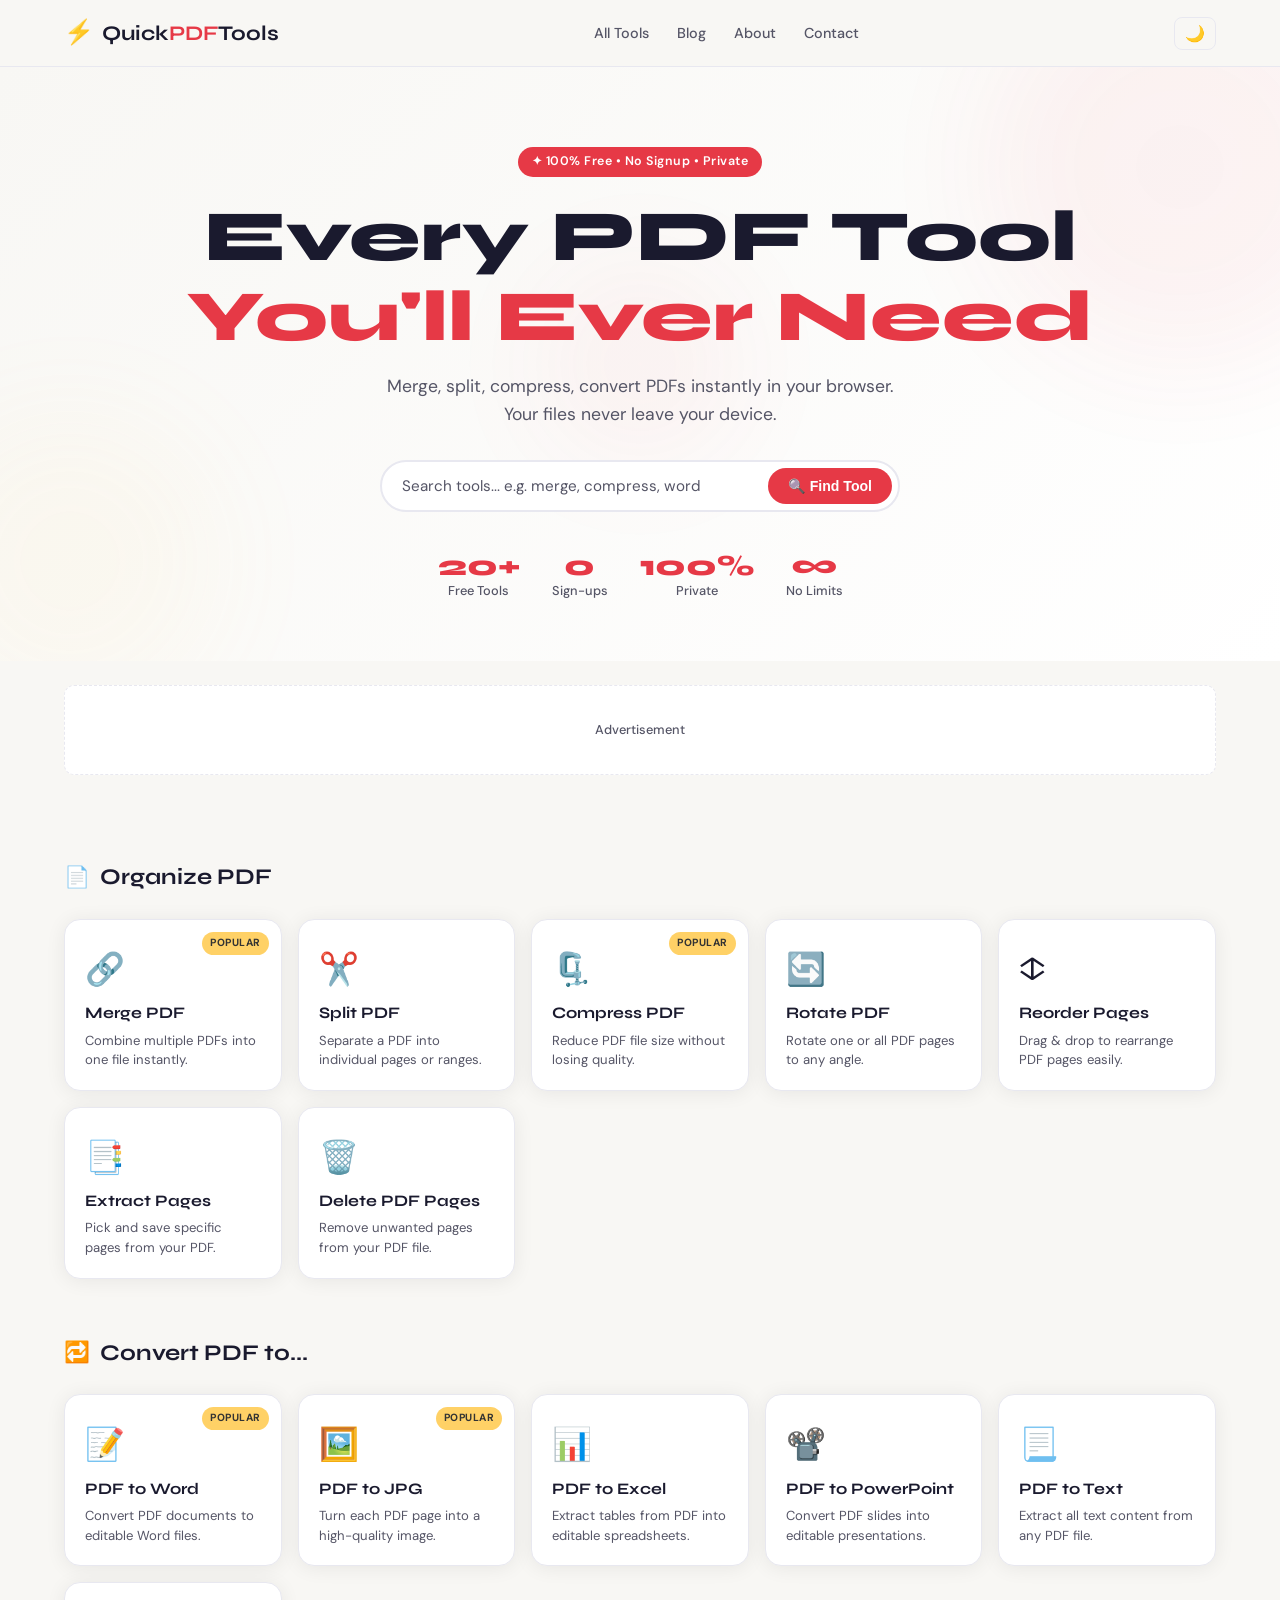
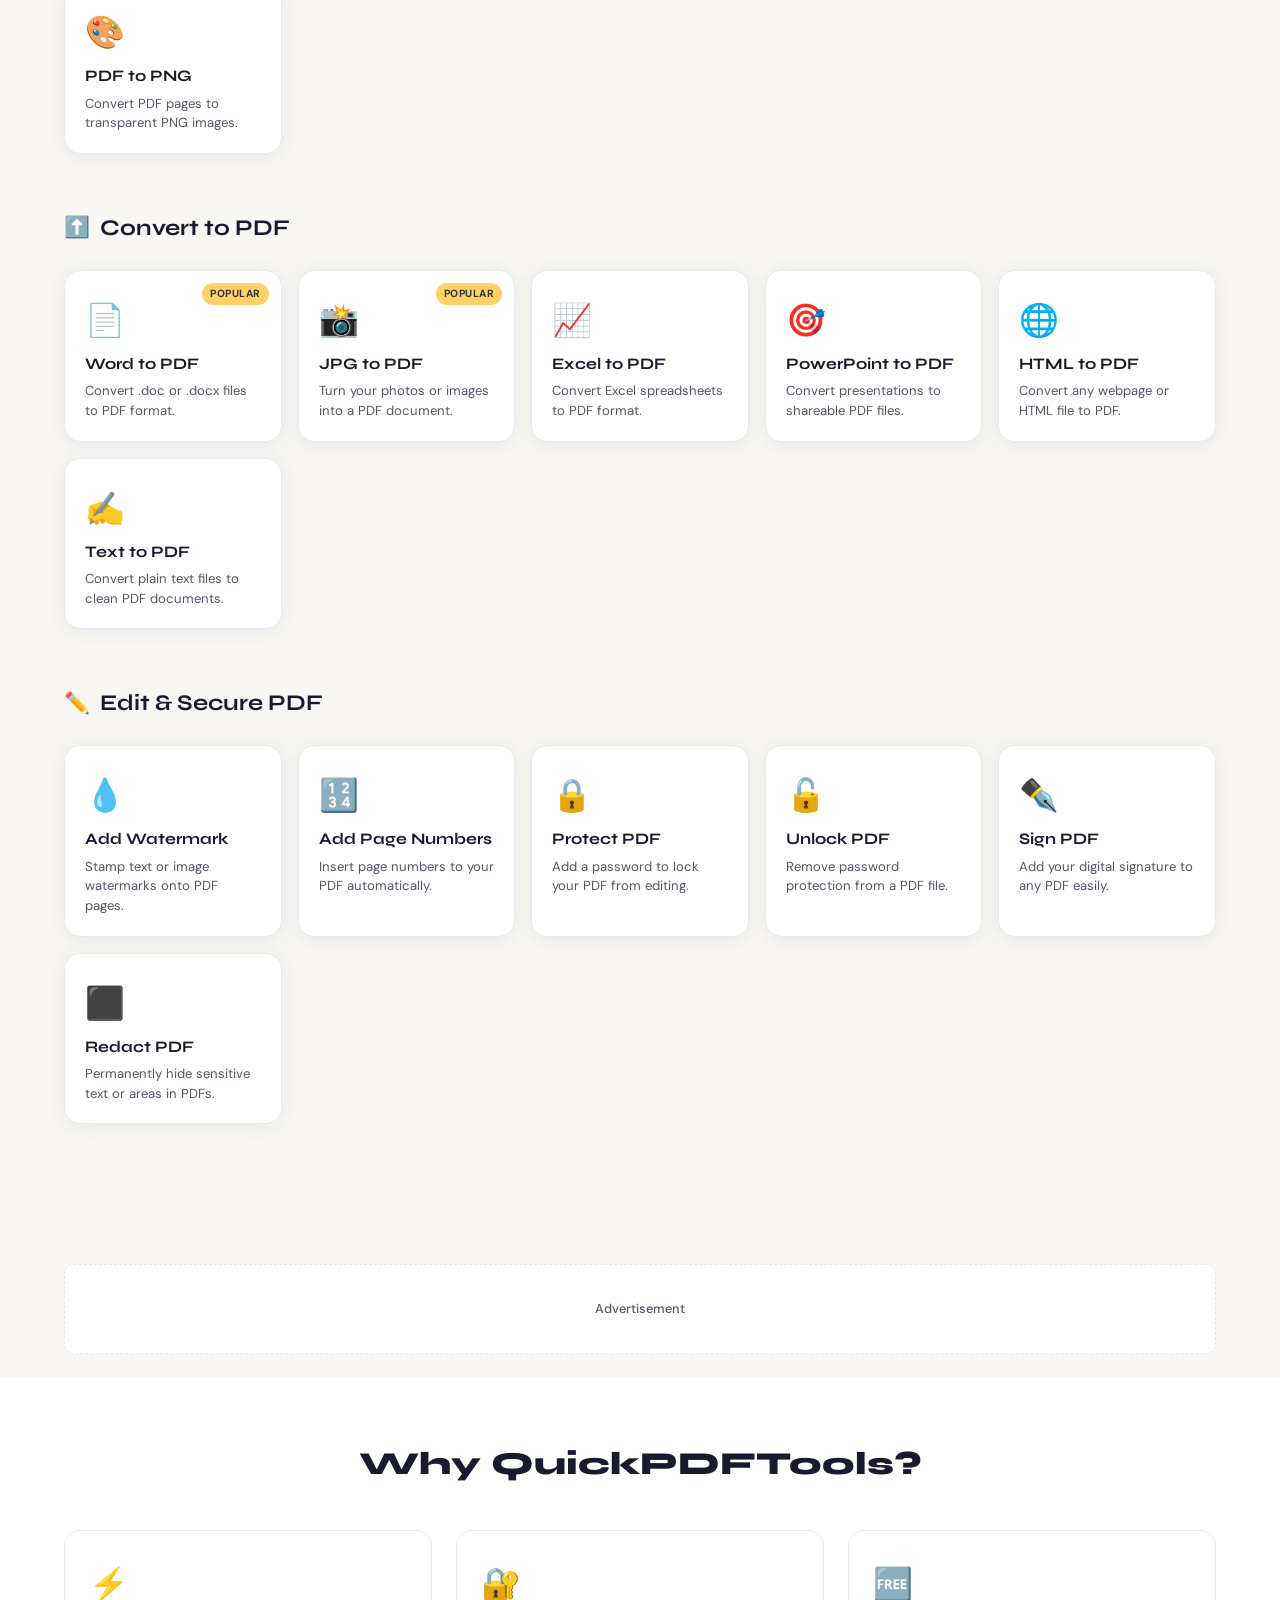
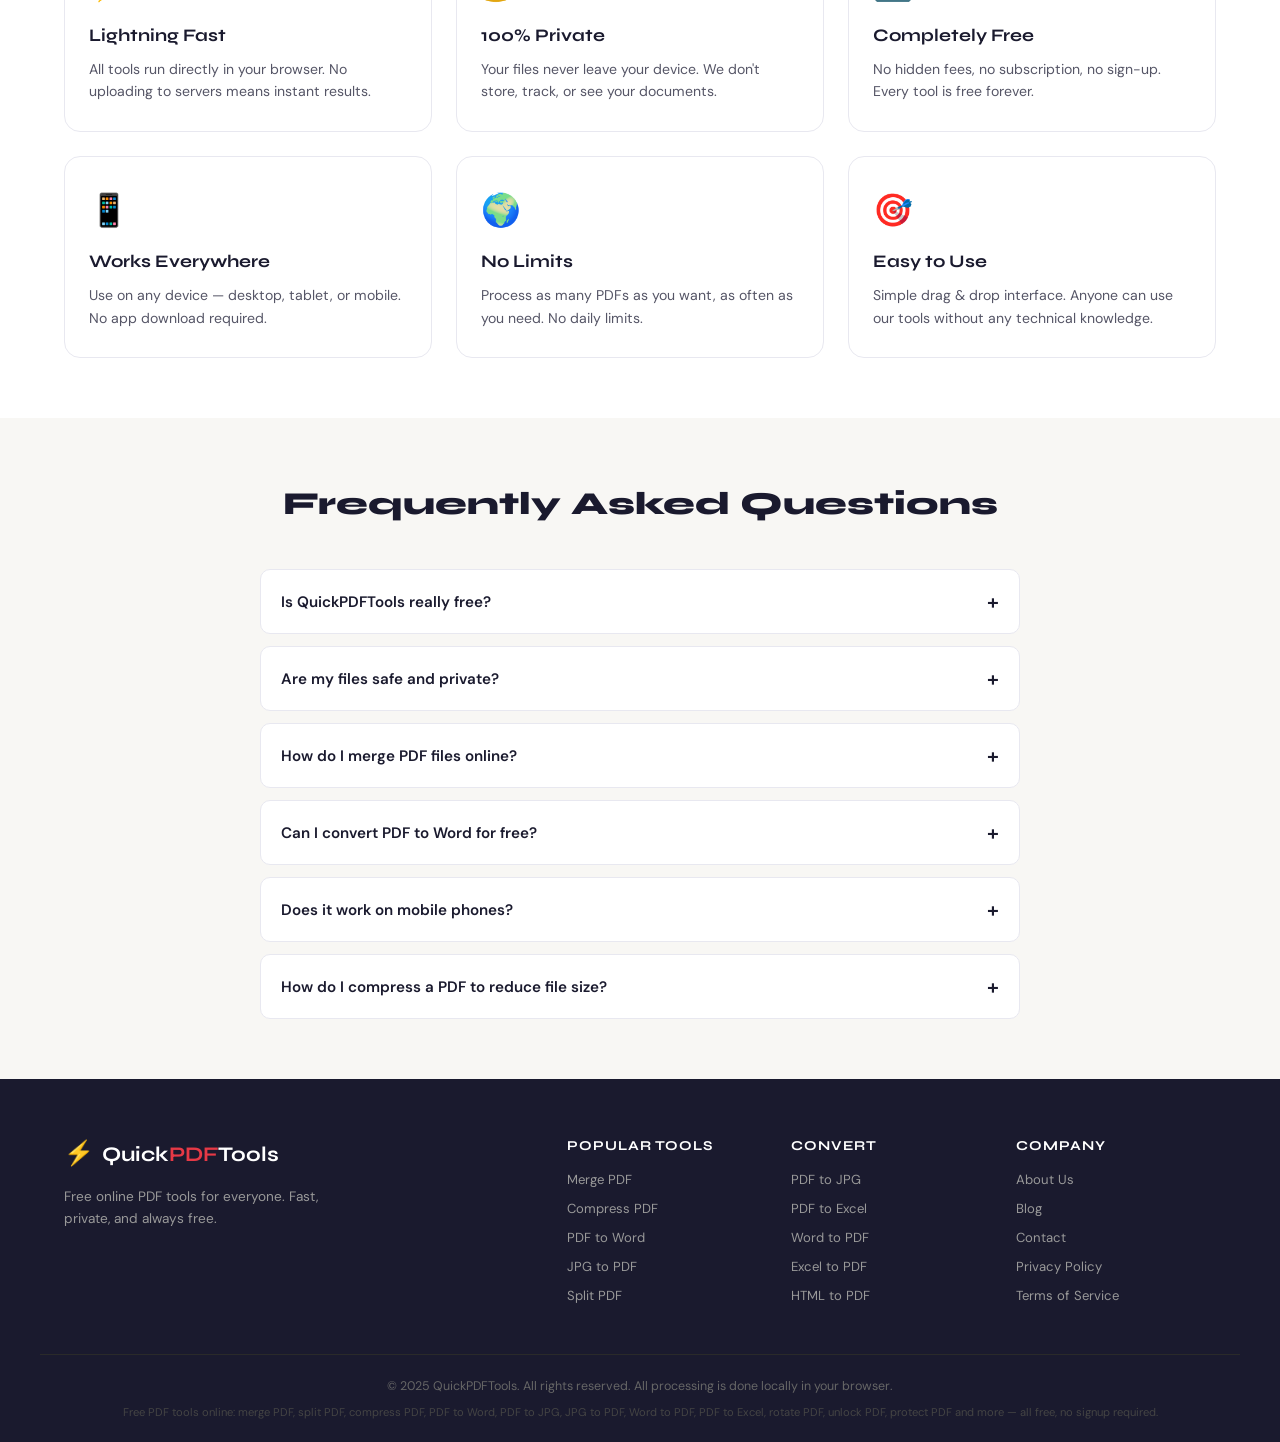
<file: index.html>
<!DOCTYPE html>
<html lang="en">
<head>
  <meta charset="UTF-8" />
  <meta name="viewport" content="width=device-width, initial-scale=1.0" />
  <title>QuickPDFTools – Free Online PDF Tools | Merge, Split, Compress, Convert PDF</title>
  <meta name="description" content="QuickPDFTools offers 20+ free online PDF tools. Merge PDF, Split PDF, Compress PDF, Convert PDF to Word, JPG, Excel and more. No signup required. Fast, secure & private." />
  <meta name="keywords" content="free pdf tools online, merge pdf, split pdf, compress pdf, pdf to word, pdf to jpg, pdf to excel, word to pdf, jpg to pdf, rotate pdf, pdf editor online, pdf converter free, remove pdf password, add watermark pdf, pdf page numbers, reorder pdf pages, extract pdf pages, pdf to text, image to pdf, online pdf tools 2025" />
  <meta name="robots" content="index, follow" />
  <meta name="author" content="QuickPDFTools" />
  <link rel="canonical" href="https://quickpdftools.github.io/" />

  <!-- Open Graph -->
  <meta property="og:title" content="QuickPDFTools – Free Online PDF Tools" />
  <meta property="og:description" content="20+ free PDF tools. Merge, Split, Compress, Convert PDF online. No signup needed. 100% free & private." />
  <meta property="og:type" content="website" />
  <meta property="og:url" content="https://quickpdftools.github.io/" />
  <meta property="og:image" content="https://quickpdftools.github.io/og-image.png" />

  <!-- Twitter Card -->
  <meta name="twitter:card" content="summary_large_image" />
  <meta name="twitter:title" content="QuickPDFTools – Free Online PDF Tools" />
  <meta name="twitter:description" content="20+ free PDF tools. No signup. 100% free & private." />

  <!-- Schema.org Structured Data -->
  <script type="application/ld+json">
  {
    "@context": "https://schema.org",
    "@type": "WebSite",
    "name": "QuickPDFTools",
    "url": "https://quickpdftools.github.io/",
    "description": "Free online PDF tools – merge, split, compress, convert PDFs instantly.",
    "potentialAction": {
      "@type": "SearchAction",
      "target": "https://quickpdftools.github.io/?q={search_term_string}",
      "query-input": "required name=search_term_string"
    }
  }
  </script>

  <link rel="preconnect" href="https://fonts.googleapis.com" />
  <link href="https://fonts.googleapis.com/css2?family=Syne:wght@400;600;700;800&family=DM+Sans:wght@300;400;500&display=swap" rel="stylesheet" />
  <link rel="stylesheet" href="css/style.css" />

  <!-- Google AdSense (replace with your publisher ID) -->
  <!-- <script async src="https://pagead2.googlesyndication.com/pagead/js/adsbygoogle.js?client=ca-pub-XXXXXXXXXXXXXXXX" crossorigin="anonymous"></script> -->
  <meta name="google-site-verification" content="kwGXhYEZwE_bBSAtAD9PAvxx0JS5WPqEywi8qgWByU8" />
</head>
<body>

  <!-- HEADER -->
  <header class="site-header">
    <div class="container header-inner">
      <a href="index.html" class="logo">
        <span class="logo-icon">⚡</span>
        <span class="logo-text">Quick<strong>PDF</strong>Tools</span>
      </a>
      <nav class="main-nav">
        <a href="#tools">All Tools</a>
        <a href="blog.html">Blog</a>
        <a href="about.html">About</a>
        <a href="contact.html">Contact</a>
      </nav>
      <button class="theme-toggle" id="themeToggle" aria-label="Toggle dark mode">🌙</button>
    </div>
  </header>

  <!-- HERO -->
  <section class="hero">
    <div class="container hero-inner">
      <div class="hero-badge">✦ 100% Free • No Signup • Private</div>
      <h1>Every PDF Tool<br/><span class="accent">You'll Ever Need</span></h1>
      <p class="hero-sub">Merge, split, compress, convert PDFs instantly in your browser. Your files never leave your device.</p>
      <div class="hero-search">
        <input type="text" id="searchInput" placeholder="Search tools... e.g. merge, compress, word" autocomplete="off" />
        <button onclick="document.getElementById('tools').scrollIntoView({behavior:'smooth'})">🔍 Find Tool</button>
      </div>
      <div class="hero-stats">
        <div class="stat"><strong>20+</strong><span>Free Tools</span></div>
        <div class="stat"><strong>0</strong><span>Sign-ups</span></div>
        <div class="stat"><strong>100%</strong><span>Private</span></div>
        <div class="stat"><strong>∞</strong><span>No Limits</span></div>
      </div>
    </div>
    <div class="hero-bg-shapes">
      <div class="shape s1"></div>
      <div class="shape s2"></div>
      <div class="shape s3"></div>
    </div>
  </section>

  <!-- AD SLOT (Top Banner) -->
  <div class="ad-banner container">
    <!-- AdSense Banner Ad
    <ins class="adsbygoogle" style="display:block" data-ad-client="ca-pub-XXXXXXXXXXXXXXXX" data-ad-slot="XXXXXXXXXX" data-ad-format="auto" data-full-width-responsive="true"></ins>
    <script>(adsbygoogle = window.adsbygoogle || []).push({});</script>
    -->
    <div class="ad-placeholder">Advertisement</div>
  </div>

  <!-- TOOLS GRID -->
  <section class="tools-section" id="tools">
    <div class="container">

      <!-- Category: Organize PDF -->
      <div class="category-block">
        <h2 class="category-title"><span class="cat-icon">📄</span> Organize PDF</h2>
        <div class="tools-grid" id="toolsGrid">

          <a href="tools/merge-pdf.html" class="tool-card" data-tags="merge combine join pdf">
            <div class="tool-icon">🔗</div>
            <h3>Merge PDF</h3>
            <p>Combine multiple PDFs into one file instantly.</p>
            <span class="tool-badge popular">Popular</span>
          </a>

          <a href="tools/split-pdf.html" class="tool-card" data-tags="split cut divide pdf pages">
            <div class="tool-icon">✂️</div>
            <h3>Split PDF</h3>
            <p>Separate a PDF into individual pages or ranges.</p>
          </a>

          <a href="tools/compress-pdf.html" class="tool-card" data-tags="compress reduce size pdf smaller">
            <div class="tool-icon">🗜️</div>
            <h3>Compress PDF</h3>
            <p>Reduce PDF file size without losing quality.</p>
            <span class="tool-badge popular">Popular</span>
          </a>

          <a href="tools/rotate-pdf.html" class="tool-card" data-tags="rotate flip turn pdf pages">
            <div class="tool-icon">🔄</div>
            <h3>Rotate PDF</h3>
            <p>Rotate one or all PDF pages to any angle.</p>
          </a>

          <a href="tools/reorder-pdf.html" class="tool-card" data-tags="reorder rearrange sort pdf pages">
            <div class="tool-icon">↕️</div>
            <h3>Reorder Pages</h3>
            <p>Drag & drop to rearrange PDF pages easily.</p>
          </a>

          <a href="tools/extract-pages.html" class="tool-card" data-tags="extract remove delete pdf pages">
            <div class="tool-icon">📑</div>
            <h3>Extract Pages</h3>
            <p>Pick and save specific pages from your PDF.</p>
          </a>

          <a href="tools/delete-pages.html" class="tool-card" data-tags="delete remove pages pdf">
            <div class="tool-icon">🗑️</div>
            <h3>Delete PDF Pages</h3>
            <p>Remove unwanted pages from your PDF file.</p>
          </a>

        </div>
      </div>

      <!-- Category: Convert FROM PDF -->
      <div class="category-block">
        <h2 class="category-title"><span class="cat-icon">🔁</span> Convert PDF to...</h2>
        <div class="tools-grid">

          <a href="tools/pdf-to-word.html" class="tool-card" data-tags="pdf to word docx convert">
            <div class="tool-icon">📝</div>
            <h3>PDF to Word</h3>
            <p>Convert PDF documents to editable Word files.</p>
            <span class="tool-badge popular">Popular</span>
          </a>

          <a href="tools/pdf-to-jpg.html" class="tool-card" data-tags="pdf to jpg jpeg image convert">
            <div class="tool-icon">🖼️</div>
            <h3>PDF to JPG</h3>
            <p>Turn each PDF page into a high-quality image.</p>
            <span class="tool-badge popular">Popular</span>
          </a>

          <a href="tools/pdf-to-excel.html" class="tool-card" data-tags="pdf to excel xlsx spreadsheet convert">
            <div class="tool-icon">📊</div>
            <h3>PDF to Excel</h3>
            <p>Extract tables from PDF into editable spreadsheets.</p>
          </a>

          <a href="tools/pdf-to-ppt.html" class="tool-card" data-tags="pdf to ppt powerpoint slides convert">
            <div class="tool-icon">📽️</div>
            <h3>PDF to PowerPoint</h3>
            <p>Convert PDF slides into editable presentations.</p>
          </a>

          <a href="tools/pdf-to-text.html" class="tool-card" data-tags="pdf to text txt plain extract">
            <div class="tool-icon">📃</div>
            <h3>PDF to Text</h3>
            <p>Extract all text content from any PDF file.</p>
          </a>

          <a href="tools/pdf-to-png.html" class="tool-card" data-tags="pdf to png image convert transparent">
            <div class="tool-icon">🎨</div>
            <h3>PDF to PNG</h3>
            <p>Convert PDF pages to transparent PNG images.</p>
          </a>

        </div>
      </div>

      <!-- Category: Convert TO PDF -->
      <div class="category-block">
        <h2 class="category-title"><span class="cat-icon">⬆️</span> Convert to PDF</h2>
        <div class="tools-grid">

          <a href="tools/word-to-pdf.html" class="tool-card" data-tags="word docx to pdf convert">
            <div class="tool-icon">📄</div>
            <h3>Word to PDF</h3>
            <p>Convert .doc or .docx files to PDF format.</p>
            <span class="tool-badge popular">Popular</span>
          </a>

          <a href="tools/jpg-to-pdf.html" class="tool-card" data-tags="jpg jpeg image to pdf convert photo">
            <div class="tool-icon">📸</div>
            <h3>JPG to PDF</h3>
            <p>Turn your photos or images into a PDF document.</p>
            <span class="tool-badge popular">Popular</span>
          </a>

          <a href="tools/excel-to-pdf.html" class="tool-card" data-tags="excel xlsx spreadsheet to pdf convert">
            <div class="tool-icon">📈</div>
            <h3>Excel to PDF</h3>
            <p>Convert Excel spreadsheets to PDF format.</p>
          </a>

          <a href="tools/ppt-to-pdf.html" class="tool-card" data-tags="powerpoint ppt to pdf convert slides">
            <div class="tool-icon">🎯</div>
            <h3>PowerPoint to PDF</h3>
            <p>Convert presentations to shareable PDF files.</p>
          </a>

          <a href="tools/html-to-pdf.html" class="tool-card" data-tags="html webpage to pdf convert website">
            <div class="tool-icon">🌐</div>
            <h3>HTML to PDF</h3>
            <p>Convert any webpage or HTML file to PDF.</p>
          </a>

          <a href="tools/text-to-pdf.html" class="tool-card" data-tags="text txt to pdf convert plain">
            <div class="tool-icon">✍️</div>
            <h3>Text to PDF</h3>
            <p>Convert plain text files to clean PDF documents.</p>
          </a>

        </div>
      </div>

      <!-- Category: Edit PDF -->
      <div class="category-block">
        <h2 class="category-title"><span class="cat-icon">✏️</span> Edit & Secure PDF</h2>
        <div class="tools-grid">

          <a href="tools/add-watermark.html" class="tool-card" data-tags="watermark stamp text image pdf">
            <div class="tool-icon">💧</div>
            <h3>Add Watermark</h3>
            <p>Stamp text or image watermarks onto PDF pages.</p>
          </a>

          <a href="tools/add-page-numbers.html" class="tool-card" data-tags="page numbers footer header pdf">
            <div class="tool-icon">🔢</div>
            <h3>Add Page Numbers</h3>
            <p>Insert page numbers to your PDF automatically.</p>
          </a>

          <a href="tools/protect-pdf.html" class="tool-card" data-tags="password protect lock secure pdf encrypt">
            <div class="tool-icon">🔒</div>
            <h3>Protect PDF</h3>
            <p>Add a password to lock your PDF from editing.</p>
          </a>

          <a href="tools/unlock-pdf.html" class="tool-card" data-tags="unlock remove password pdf decrypt open">
            <div class="tool-icon">🔓</div>
            <h3>Unlock PDF</h3>
            <p>Remove password protection from a PDF file.</p>
          </a>

          <a href="tools/sign-pdf.html" class="tool-card" data-tags="sign signature esign pdf digital">
            <div class="tool-icon">✒️</div>
            <h3>Sign PDF</h3>
            <p>Add your digital signature to any PDF easily.</p>
          </a>

          <a href="tools/redact-pdf.html" class="tool-card" data-tags="redact black out censor hide pdf text">
            <div class="tool-icon">⬛</div>
            <h3>Redact PDF</h3>
            <p>Permanently hide sensitive text or areas in PDFs.</p>
          </a>

        </div>
      </div>

    </div>
  </section>

  <!-- AD SLOT (Mid Page) -->
  <div class="ad-banner container">
    <div class="ad-placeholder">Advertisement</div>
  </div>

  <!-- WHY US -->
  <section class="why-section">
    <div class="container">
      <h2 class="section-title">Why QuickPDFTools?</h2>
      <div class="why-grid">
        <div class="why-card">
          <div class="why-icon">⚡</div>
          <h3>Lightning Fast</h3>
          <p>All tools run directly in your browser. No uploading to servers means instant results.</p>
        </div>
        <div class="why-card">
          <div class="why-icon">🔐</div>
          <h3>100% Private</h3>
          <p>Your files never leave your device. We don't store, track, or see your documents.</p>
        </div>
        <div class="why-card">
          <div class="why-icon">🆓</div>
          <h3>Completely Free</h3>
          <p>No hidden fees, no subscription, no sign-up. Every tool is free forever.</p>
        </div>
        <div class="why-card">
          <div class="why-icon">📱</div>
          <h3>Works Everywhere</h3>
          <p>Use on any device — desktop, tablet, or mobile. No app download required.</p>
        </div>
        <div class="why-card">
          <div class="why-icon">🌍</div>
          <h3>No Limits</h3>
          <p>Process as many PDFs as you want, as often as you need. No daily limits.</p>
        </div>
        <div class="why-card">
          <div class="why-icon">🎯</div>
          <h3>Easy to Use</h3>
          <p>Simple drag & drop interface. Anyone can use our tools without any technical knowledge.</p>
        </div>
      </div>
    </div>
  </section>

  <!-- FAQ (SEO Boost) -->
  <section class="faq-section">
    <div class="container">
      <h2 class="section-title">Frequently Asked Questions</h2>
      <div class="faq-list">
        <div class="faq-item">
          <button class="faq-q" onclick="toggleFaq(this)">Is QuickPDFTools really free? <span>+</span></button>
          <div class="faq-a"><p>Yes, 100% free. All our PDF tools are completely free to use with no hidden charges, no subscriptions, and no sign-up required.</p></div>
        </div>
        <div class="faq-item">
          <button class="faq-q" onclick="toggleFaq(this)">Are my files safe and private? <span>+</span></button>
          <div class="faq-a"><p>Absolutely. All processing happens locally in your browser using JavaScript. Your files are never uploaded to any server. We have zero access to your documents.</p></div>
        </div>
        <div class="faq-item">
          <button class="faq-q" onclick="toggleFaq(this)">How do I merge PDF files online? <span>+</span></button>
          <div class="faq-a"><p>Click the "Merge PDF" tool, upload two or more PDF files, arrange them in the order you want, and click Merge. Download your combined PDF instantly.</p></div>
        </div>
        <div class="faq-item">
          <button class="faq-q" onclick="toggleFaq(this)">Can I convert PDF to Word for free? <span>+</span></button>
          <div class="faq-a"><p>Yes! Our PDF to Word converter is completely free. Upload your PDF and get an editable .docx file in seconds.</p></div>
        </div>
        <div class="faq-item">
          <button class="faq-q" onclick="toggleFaq(this)">Does it work on mobile phones? <span>+</span></button>
          <div class="faq-a"><p>Yes, QuickPDFTools is fully responsive and works perfectly on all mobile devices including Android and iPhone without any app download.</p></div>
        </div>
        <div class="faq-item">
          <button class="faq-q" onclick="toggleFaq(this)">How do I compress a PDF to reduce file size? <span>+</span></button>
          <div class="faq-a"><p>Use our Compress PDF tool. Upload your PDF, choose your compression level (low, medium, or high), and download the compressed file. Most PDFs reduce by 50-80%.</p></div>
        </div>
      </div>
    </div>
  </section>

  <!-- FOOTER -->
  <footer class="site-footer">
    <div class="container footer-inner">
      <div class="footer-brand">
        <a href="index.html" class="logo">
          <span class="logo-icon">⚡</span>
          <span class="logo-text">Quick<strong>PDF</strong>Tools</span>
        </a>
        <p>Free online PDF tools for everyone. Fast, private, and always free.</p>
      </div>
      <div class="footer-links">
        <div class="footer-col">
          <h4>Popular Tools</h4>
          <a href="tools/merge-pdf.html">Merge PDF</a>
          <a href="tools/compress-pdf.html">Compress PDF</a>
          <a href="tools/pdf-to-word.html">PDF to Word</a>
          <a href="tools/jpg-to-pdf.html">JPG to PDF</a>
          <a href="tools/split-pdf.html">Split PDF</a>
        </div>
        <div class="footer-col">
          <h4>Convert</h4>
          <a href="tools/pdf-to-jpg.html">PDF to JPG</a>
          <a href="tools/pdf-to-excel.html">PDF to Excel</a>
          <a href="tools/word-to-pdf.html">Word to PDF</a>
          <a href="tools/excel-to-pdf.html">Excel to PDF</a>
          <a href="tools/html-to-pdf.html">HTML to PDF</a>
        </div>
        <div class="footer-col">
          <h4>Company</h4>
          <a href="about.html">About Us</a>
          <a href="blog.html">Blog</a>
          <a href="contact.html">Contact</a>
          <a href="privacy.html">Privacy Policy</a>
          <a href="terms.html">Terms of Service</a>
        </div>
      </div>
    </div>
    <div class="footer-bottom container">
      <p>© 2025 QuickPDFTools. All rights reserved. All processing is done locally in your browser.</p>
      <p class="seo-footer-text">Free PDF tools online: merge PDF, split PDF, compress PDF, PDF to Word, PDF to JPG, JPG to PDF, Word to PDF, PDF to Excel, rotate PDF, unlock PDF, protect PDF and more — all free, no signup required.</p>
    </div>
  </footer>

  <script src="js/main.js"></script>
</body>
</html>
</file>
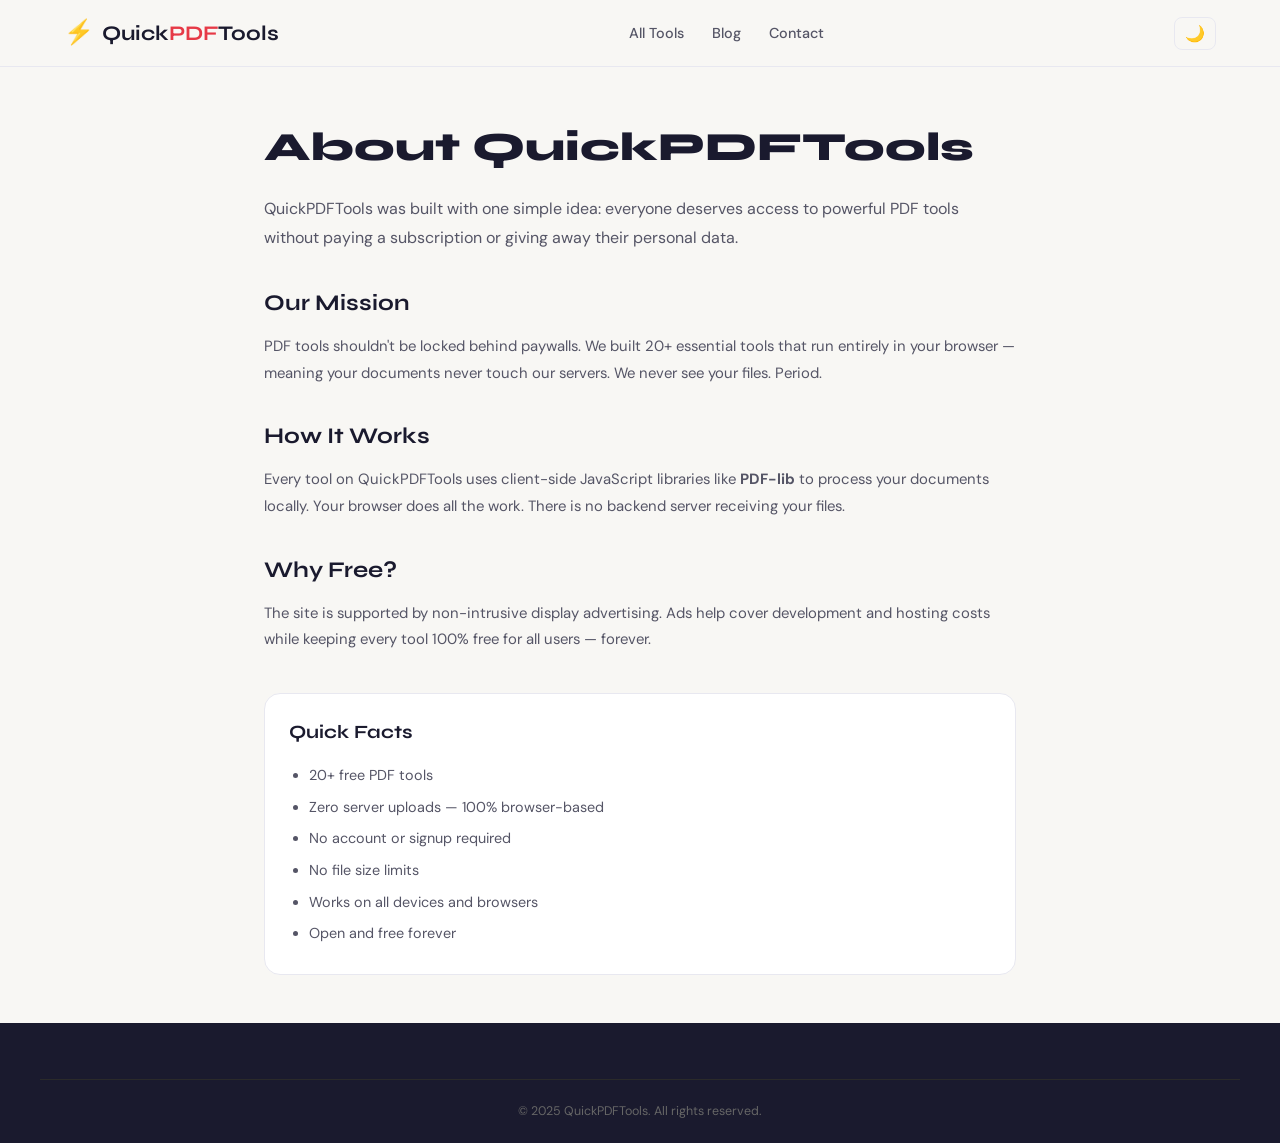
<file: about.html>
<!DOCTYPE html>
<html lang="en">
<head>
  <meta charset="UTF-8" />
  <meta name="viewport" content="width=device-width, initial-scale=1.0" />
  <title>About QuickPDFTools – Free Online PDF Tools</title>
  <meta name="description" content="Learn about QuickPDFTools – a free, private, browser-based PDF toolkit. No signup, no server uploads, 20+ tools for everyone." />
  <link rel="canonical" href="https://quickpdftools.github.io/about.html" />
  <link href="https://fonts.googleapis.com/css2?family=Syne:wght@400;600;700;800&family=DM+Sans:wght@300;400;500&display=swap" rel="stylesheet" />
  <link rel="stylesheet" href="css/style.css" />
</head>
<body>
  <header class="site-header">
    <div class="container header-inner">
      <a href="index.html" class="logo"><span class="logo-icon">⚡</span><span class="logo-text">Quick<strong>PDF</strong>Tools</span></a>
      <nav class="main-nav"><a href="index.html#tools">All Tools</a><a href="blog.html">Blog</a><a href="contact.html">Contact</a></nav>
      <button class="theme-toggle" id="themeToggle">🌙</button>
    </div>
  </header>
  <div class="tool-page">
    <h1 style="font-family:var(--font-display);font-size:2.5rem;font-weight:800;margin-bottom:16px;">About QuickPDFTools</h1>
    <p style="color:var(--text2);font-size:1rem;line-height:1.8;margin-bottom:24px;">QuickPDFTools was built with one simple idea: everyone deserves access to powerful PDF tools without paying a subscription or giving away their personal data.</p>
    <h2 style="font-family:var(--font-display);font-size:1.4rem;margin:32px 0 12px;">Our Mission</h2>
    <p style="color:var(--text2);font-size:0.93rem;line-height:1.8;">PDF tools shouldn't be locked behind paywalls. We built 20+ essential tools that run entirely in your browser — meaning your documents never touch our servers. We never see your files. Period.</p>
    <h2 style="font-family:var(--font-display);font-size:1.4rem;margin:32px 0 12px;">How It Works</h2>
    <p style="color:var(--text2);font-size:0.93rem;line-height:1.8;">Every tool on QuickPDFTools uses client-side JavaScript libraries like <strong>PDF-lib</strong> to process your documents locally. Your browser does all the work. There is no backend server receiving your files.</p>
    <h2 style="font-family:var(--font-display);font-size:1.4rem;margin:32px 0 12px;">Why Free?</h2>
    <p style="color:var(--text2);font-size:0.93rem;line-height:1.8;">The site is supported by non-intrusive display advertising. Ads help cover development and hosting costs while keeping every tool 100% free for all users — forever.</p>
    <div style="margin-top:40px;padding:24px;background:var(--card-bg);border:1px solid var(--border);border-radius:var(--radius);">
      <h3 style="font-family:var(--font-display);margin-bottom:12px;">Quick Facts</h3>
      <ul style="color:var(--text2);font-size:0.9rem;line-height:2.2;padding-left:20px;">
        <li>20+ free PDF tools</li>
        <li>Zero server uploads — 100% browser-based</li>
        <li>No account or signup required</li>
        <li>No file size limits</li>
        <li>Works on all devices and browsers</li>
        <li>Open and free forever</li>
      </ul>
    </div>
  </div>
  <footer class="site-footer"><div class="footer-bottom container"><p>© 2025 QuickPDFTools. All rights reserved.</p></div></footer>
  <script src="js/main.js"></script>
</body>
</html>
</file>
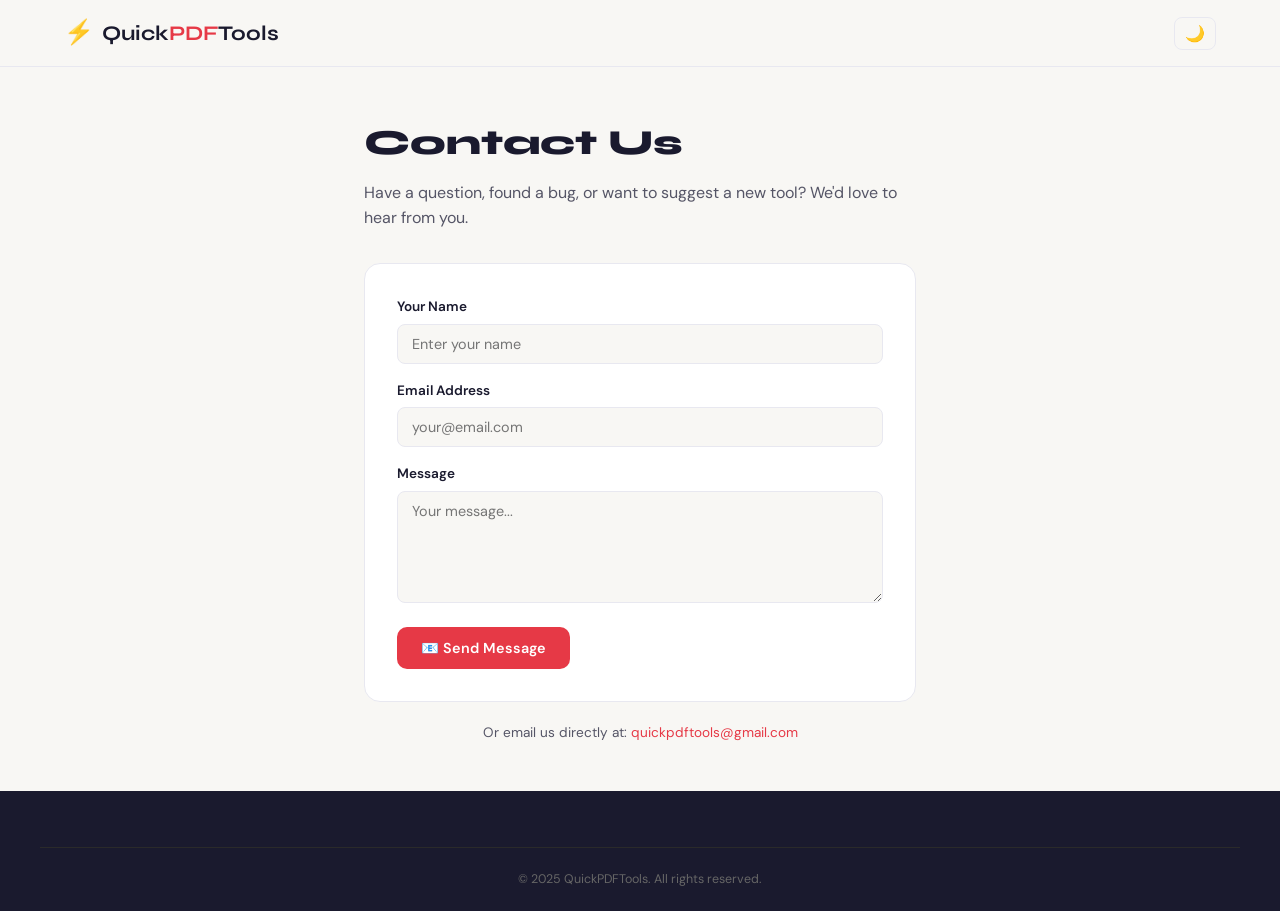
<file: contact.html>
<!DOCTYPE html>
<html lang="en">
<head>
  <meta charset="UTF-8"/>
  <meta name="viewport" content="width=device-width,initial-scale=1.0"/>
  <title>Contact QuickPDFTools</title>
  <meta name="description" content="Contact QuickPDFTools for support, feedback, or feature requests."/>
  <link rel="canonical" href="https://quickpdftools.github.io/contact.html"/>
  <link href="https://fonts.googleapis.com/css2?family=Syne:wght@400;600;700;800&family=DM+Sans:wght@300;400;500&display=swap" rel="stylesheet"/>
  <link rel="stylesheet" href="css/style.css"/>
</head>
<body>
  <header class="site-header"><div class="container header-inner"><a href="index.html" class="logo"><span class="logo-icon">⚡</span><span class="logo-text">Quick<strong>PDF</strong>Tools</span></a><button class="theme-toggle" id="themeToggle">🌙</button></div></header>
  <div class="tool-page" style="max-width:600px;">
    <h1 style="font-family:var(--font-display);font-size:2.2rem;font-weight:800;margin-bottom:8px;">Contact Us</h1>
    <p style="color:var(--text2);margin-bottom:32px;">Have a question, found a bug, or want to suggest a new tool? We'd love to hear from you.</p>
    <div style="background:var(--card-bg);border:1px solid var(--border);border-radius:var(--radius);padding:32px;">
      <div style="display:flex;flex-direction:column;gap:16px;">
        <div>
          <label style="font-size:0.85rem;font-weight:600;display:block;margin-bottom:6px;">Your Name</label>
          <input type="text" id="cname" placeholder="Enter your name" style="width:100%;padding:10px 14px;border:1px solid var(--border);border-radius:8px;background:var(--bg);color:var(--text);font-size:0.9rem;outline:none;font-family:var(--font-body);"/>
        </div>
        <div>
          <label style="font-size:0.85rem;font-weight:600;display:block;margin-bottom:6px;">Email Address</label>
          <input type="email" id="cemail" placeholder="your@email.com" style="width:100%;padding:10px 14px;border:1px solid var(--border);border-radius:8px;background:var(--bg);color:var(--text);font-size:0.9rem;outline:none;font-family:var(--font-body);"/>
        </div>
        <div>
          <label style="font-size:0.85rem;font-weight:600;display:block;margin-bottom:6px;">Message</label>
          <textarea id="cmsg" placeholder="Your message..." rows="5" style="width:100%;padding:10px 14px;border:1px solid var(--border);border-radius:8px;background:var(--bg);color:var(--text);font-size:0.9rem;outline:none;font-family:var(--font-body);resize:vertical;"></textarea>
        </div>
        <button class="btn" onclick="sendMsg()" style="align-self:flex-start;">📧 Send Message</button>
        <div id="msgSent" style="display:none;color:#2d7a4f;font-weight:600;font-size:0.9rem;">✅ Thanks! We'll get back to you soon.</div>
      </div>
    </div>
    <p style="color:var(--text2);font-size:0.85rem;margin-top:20px;text-align:center;">Or email us directly at: <a href="mailto:quickpdftools@gmail.com" style="color:var(--accent);">quickpdftools@gmail.com</a></p>
  </div>
  <footer class="site-footer"><div class="footer-bottom container"><p>© 2025 QuickPDFTools. All rights reserved.</p></div></footer>
  <script src="js/main.js"></script>
  <script>
    function sendMsg() {
      const name = document.getElementById('cname').value.trim();
      const email = document.getElementById('cemail').value.trim();
      const msg = document.getElementById('cmsg').value.trim();
      if (!name || !email || !msg) return alert('Please fill in all fields.');
      // In production, integrate with Formspree or EmailJS
      document.getElementById('msgSent').style.display = 'block';
    }
  </script>
</body>
</html>
</file>
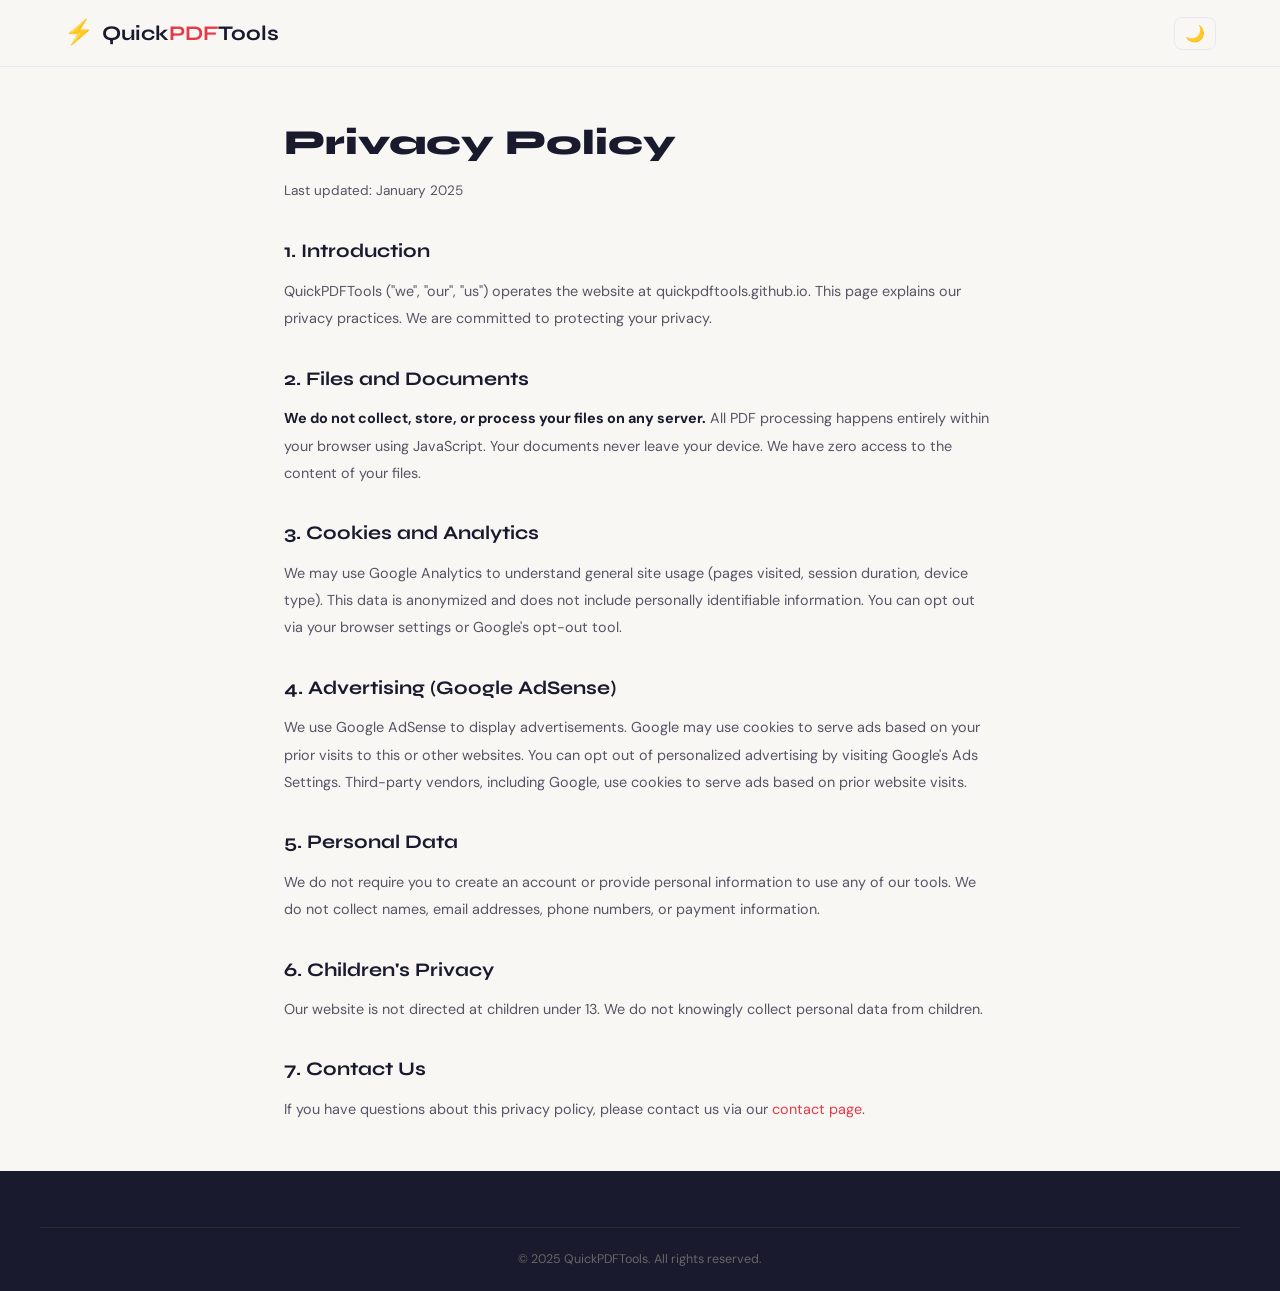
<file: privacy.html>
<!DOCTYPE html>
<html lang="en">
<head>
  <meta charset="UTF-8" />
  <meta name="viewport" content="width=device-width, initial-scale=1.0" />
  <title>Privacy Policy – QuickPDFTools</title>
  <meta name="description" content="Privacy Policy for QuickPDFTools. We do not collect personal data. All PDF processing is done locally in your browser." />
  <link rel="canonical" href="https://quickpdftools.github.io/privacy.html" />
  <link href="https://fonts.googleapis.com/css2?family=Syne:wght@400;600;700;800&family=DM+Sans:wght@300;400;500&display=swap" rel="stylesheet" />
  <link rel="stylesheet" href="css/style.css" />
</head>
<body>
  <header class="site-header">
    <div class="container header-inner">
      <a href="index.html" class="logo"><span class="logo-icon">⚡</span><span class="logo-text">Quick<strong>PDF</strong>Tools</span></a>
      <button class="theme-toggle" id="themeToggle">🌙</button>
    </div>
  </header>
  <div class="tool-page" style="max-width:760px;">
    <h1 style="font-family:var(--font-display);font-size:2.2rem;font-weight:800;margin-bottom:8px;">Privacy Policy</h1>
    <p style="color:var(--text2);font-size:0.85rem;margin-bottom:32px;">Last updated: January 2025</p>

    <div style="display:flex;flex-direction:column;gap:28px;color:var(--text2);font-size:0.9rem;line-height:1.9;">
      <div>
        <h2 style="font-family:var(--font-display);font-size:1.2rem;color:var(--text);margin-bottom:8px;">1. Introduction</h2>
        <p>QuickPDFTools ("we", "our", "us") operates the website at quickpdftools.github.io. This page explains our privacy practices. We are committed to protecting your privacy.</p>
      </div>
      <div>
        <h2 style="font-family:var(--font-display);font-size:1.2rem;color:var(--text);margin-bottom:8px;">2. Files and Documents</h2>
        <p><strong style="color:var(--text);">We do not collect, store, or process your files on any server.</strong> All PDF processing happens entirely within your browser using JavaScript. Your documents never leave your device. We have zero access to the content of your files.</p>
      </div>
      <div>
        <h2 style="font-family:var(--font-display);font-size:1.2rem;color:var(--text);margin-bottom:8px;">3. Cookies and Analytics</h2>
        <p>We may use Google Analytics to understand general site usage (pages visited, session duration, device type). This data is anonymized and does not include personally identifiable information. You can opt out via your browser settings or Google's opt-out tool.</p>
      </div>
      <div>
        <h2 style="font-family:var(--font-display);font-size:1.2rem;color:var(--text);margin-bottom:8px;">4. Advertising (Google AdSense)</h2>
        <p>We use Google AdSense to display advertisements. Google may use cookies to serve ads based on your prior visits to this or other websites. You can opt out of personalized advertising by visiting Google's Ads Settings. Third-party vendors, including Google, use cookies to serve ads based on prior website visits.</p>
      </div>
      <div>
        <h2 style="font-family:var(--font-display);font-size:1.2rem;color:var(--text);margin-bottom:8px;">5. Personal Data</h2>
        <p>We do not require you to create an account or provide personal information to use any of our tools. We do not collect names, email addresses, phone numbers, or payment information.</p>
      </div>
      <div>
        <h2 style="font-family:var(--font-display);font-size:1.2rem;color:var(--text);margin-bottom:8px;">6. Children's Privacy</h2>
        <p>Our website is not directed at children under 13. We do not knowingly collect personal data from children.</p>
      </div>
      <div>
        <h2 style="font-family:var(--font-display);font-size:1.2rem;color:var(--text);margin-bottom:8px;">7. Contact Us</h2>
        <p>If you have questions about this privacy policy, please contact us via our <a href="contact.html" style="color:var(--accent);">contact page</a>.</p>
      </div>
    </div>
  </div>
  <footer class="site-footer"><div class="footer-bottom container"><p>© 2025 QuickPDFTools. All rights reserved.</p></div></footer>
  <script src="js/main.js"></script>
</body>
</html>
</file>
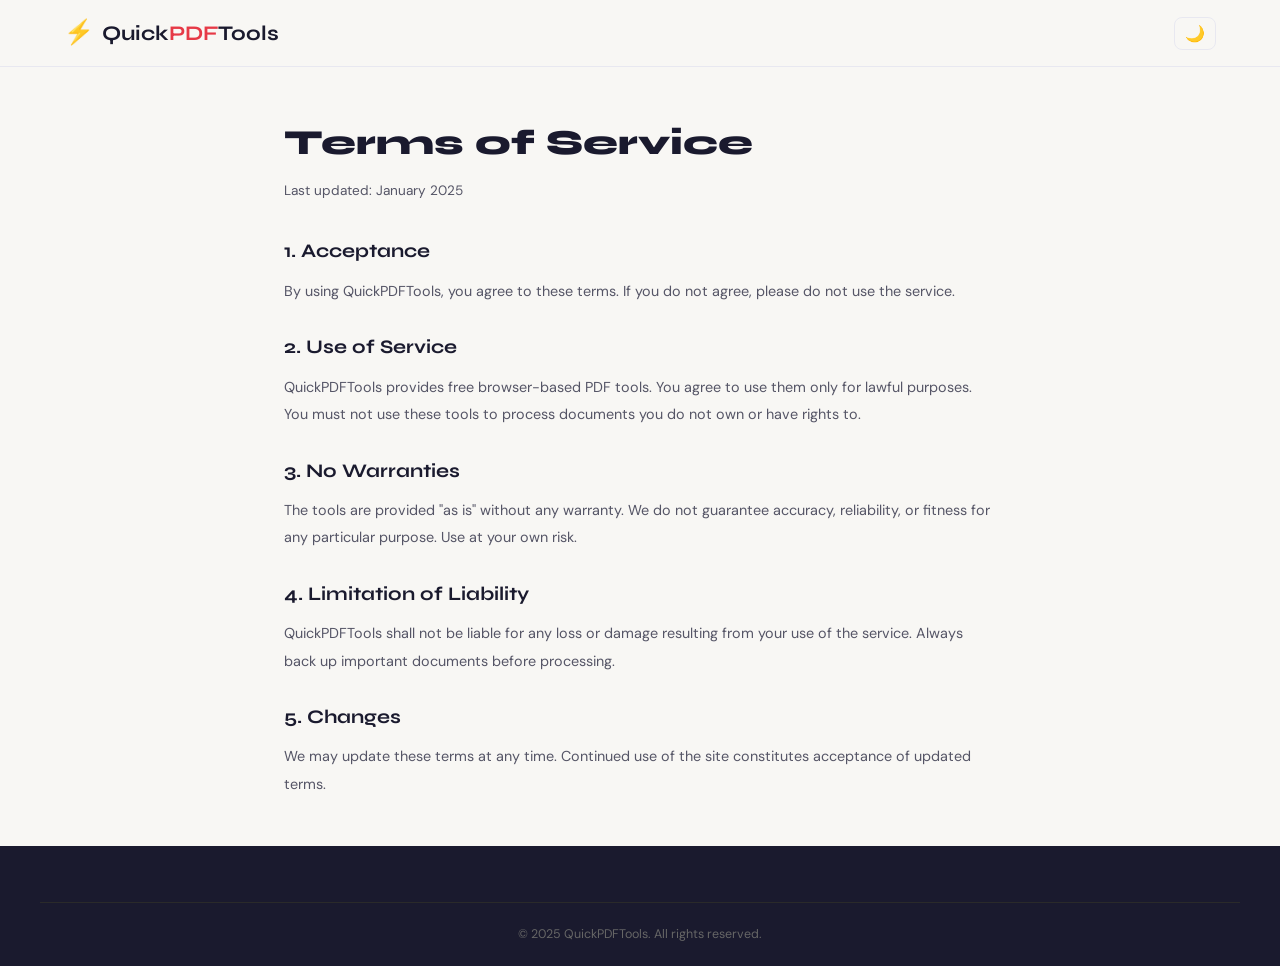
<file: terms.html>
<!DOCTYPE html>
<html lang="en">
<head>
  <meta charset="UTF-8"/>
  <meta name="viewport" content="width=device-width,initial-scale=1.0"/>
  <title>Terms of Service – QuickPDFTools</title>
  <meta name="description" content="Terms of Service for QuickPDFTools free online PDF tools."/>
  <link rel="canonical" href="https://quickpdftools.github.io/terms.html"/>
  <link href="https://fonts.googleapis.com/css2?family=Syne:wght@400;600;700;800&family=DM+Sans:wght@300;400;500&display=swap" rel="stylesheet"/>
  <link rel="stylesheet" href="css/style.css"/>
</head>
<body>
  <header class="site-header"><div class="container header-inner"><a href="index.html" class="logo"><span class="logo-icon">⚡</span><span class="logo-text">Quick<strong>PDF</strong>Tools</span></a><button class="theme-toggle" id="themeToggle">🌙</button></div></header>
  <div class="tool-page" style="max-width:760px;">
    <h1 style="font-family:var(--font-display);font-size:2.2rem;font-weight:800;margin-bottom:8px;">Terms of Service</h1>
    <p style="color:var(--text2);font-size:0.85rem;margin-bottom:32px;">Last updated: January 2025</p>
    <div style="display:flex;flex-direction:column;gap:24px;color:var(--text2);font-size:0.9rem;line-height:1.9;">
      <div><h2 style="font-family:var(--font-display);font-size:1.2rem;color:var(--text);margin-bottom:8px;">1. Acceptance</h2><p>By using QuickPDFTools, you agree to these terms. If you do not agree, please do not use the service.</p></div>
      <div><h2 style="font-family:var(--font-display);font-size:1.2rem;color:var(--text);margin-bottom:8px;">2. Use of Service</h2><p>QuickPDFTools provides free browser-based PDF tools. You agree to use them only for lawful purposes. You must not use these tools to process documents you do not own or have rights to.</p></div>
      <div><h2 style="font-family:var(--font-display);font-size:1.2rem;color:var(--text);margin-bottom:8px;">3. No Warranties</h2><p>The tools are provided "as is" without any warranty. We do not guarantee accuracy, reliability, or fitness for any particular purpose. Use at your own risk.</p></div>
      <div><h2 style="font-family:var(--font-display);font-size:1.2rem;color:var(--text);margin-bottom:8px;">4. Limitation of Liability</h2><p>QuickPDFTools shall not be liable for any loss or damage resulting from your use of the service. Always back up important documents before processing.</p></div>
      <div><h2 style="font-family:var(--font-display);font-size:1.2rem;color:var(--text);margin-bottom:8px;">5. Changes</h2><p>We may update these terms at any time. Continued use of the site constitutes acceptance of updated terms.</p></div>
    </div>
  </div>
  <footer class="site-footer"><div class="footer-bottom container"><p>© 2025 QuickPDFTools. All rights reserved.</p></div></footer>
  <script src="js/main.js"></script>
</body>
</html>
</file>
<file: css/style.css>
/* ===== VARIABLES ===== */
:root {
  --bg: #f8f7f4;
  --bg2: #ffffff;
  --text: #1a1a2e;
  --text2: #555566;
  --accent: #e63946;
  --accent2: #ff6b6b;
  --accent3: #ffd166;
  --border: #e8e8f0;
  --card-bg: #ffffff;
  --card-shadow: 0 2px 20px rgba(0,0,0,0.07);
  --card-hover-shadow: 0 8px 40px rgba(230,57,70,0.15);
  --header-bg: rgba(248,247,244,0.95);
  --radius: 16px;
  --radius-sm: 10px;
  --font-display: 'Syne', sans-serif;
  --font-body: 'DM Sans', sans-serif;
}

[data-theme="dark"] {
  --bg: #0f0f1a;
  --bg2: #16162a;
  --text: #f0f0ff;
  --text2: #9999bb;
  --border: #2a2a3e;
  --card-bg: #1a1a2e;
  --card-shadow: 0 2px 20px rgba(0,0,0,0.3);
  --card-hover-shadow: 0 8px 40px rgba(230,57,70,0.25);
  --header-bg: rgba(15,15,26,0.95);
}

/* ===== RESET ===== */
*, *::before, *::after { box-sizing: border-box; margin: 0; padding: 0; }
html { scroll-behavior: smooth; }
body {
  font-family: var(--font-body);
  background: var(--bg);
  color: var(--text);
  line-height: 1.6;
  transition: background 0.3s, color 0.3s;
}
a { text-decoration: none; color: inherit; }
img { max-width: 100%; }

/* ===== CONTAINER ===== */
.container { max-width: 1200px; margin: 0 auto; padding: 0 24px; }

/* ===== HEADER ===== */
.site-header {
  position: sticky; top: 0; z-index: 100;
  background: var(--header-bg);
  backdrop-filter: blur(12px);
  border-bottom: 1px solid var(--border);
  padding: 14px 0;
}
.header-inner {
  display: flex; align-items: center; justify-content: space-between; gap: 24px;
}
.logo {
  display: flex; align-items: center; gap: 8px;
  font-family: var(--font-display); font-size: 1.3rem; font-weight: 700;
  color: var(--text);
}
.logo-icon { font-size: 1.5rem; }
.logo strong { color: var(--accent); }
.main-nav { display: flex; gap: 28px; }
.main-nav a {
  font-size: 0.9rem; font-weight: 500; color: var(--text2);
  transition: color 0.2s;
}
.main-nav a:hover { color: var(--accent); }
.theme-toggle {
  background: none; border: 1px solid var(--border);
  border-radius: 8px; padding: 6px 10px; cursor: pointer;
  font-size: 1rem; color: var(--text);
  transition: border-color 0.2s;
}
.theme-toggle:hover { border-color: var(--accent); }

/* ===== HERO ===== */
.hero {
  position: relative; overflow: hidden;
  padding: 80px 0 60px;
  background: linear-gradient(135deg, var(--bg) 0%, var(--bg2) 100%);
}
.hero-inner { position: relative; z-index: 2; text-align: center; }
.hero-badge {
  display: inline-block;
  background: var(--accent); color: white;
  font-size: 0.78rem; font-weight: 600;
  padding: 5px 14px; border-radius: 20px;
  margin-bottom: 20px; letter-spacing: 0.5px;
}
.hero h1 {
  font-family: var(--font-display);
  font-size: clamp(2.4rem, 6vw, 4.5rem);
  font-weight: 800; line-height: 1.1;
  margin-bottom: 16px; color: var(--text);
}
.accent { color: var(--accent); }
.hero-sub {
  font-size: 1.1rem; color: var(--text2);
  max-width: 540px; margin: 0 auto 32px;
}
.hero-search {
  display: flex; gap: 8px; max-width: 520px;
  margin: 0 auto 40px;
  background: var(--card-bg);
  border: 2px solid var(--border);
  border-radius: 50px; padding: 6px 6px 6px 20px;
  transition: border-color 0.2s;
}
.hero-search:focus-within { border-color: var(--accent); }
.hero-search input {
  flex: 1; border: none; outline: none;
  background: transparent; font-size: 0.95rem;
  font-family: var(--font-body); color: var(--text);
}
.hero-search input::placeholder { color: var(--text2); }
.hero-search button {
  background: var(--accent); color: white;
  border: none; border-radius: 40px;
  padding: 10px 20px; font-size: 0.88rem; font-weight: 600;
  cursor: pointer; transition: background 0.2s;
  white-space: nowrap;
}
.hero-search button:hover { background: #c1121f; }
.hero-stats {
  display: flex; gap: 32px; justify-content: center; flex-wrap: wrap;
}
.stat { display: flex; flex-direction: column; align-items: center; }
.stat strong {
  font-family: var(--font-display); font-size: 1.8rem; font-weight: 800;
  color: var(--accent); line-height: 1;
}
.stat span { font-size: 0.8rem; color: var(--text2); font-weight: 500; }

/* Hero BG shapes */
.hero-bg-shapes { position: absolute; inset: 0; pointer-events: none; }
.shape {
  position: absolute; border-radius: 50%;
  background: var(--accent); opacity: 0.05; filter: blur(60px);
}
.s1 { width: 400px; height: 400px; top: -100px; right: -100px; }
.s2 { width: 300px; height: 300px; bottom: -50px; left: -80px; background: var(--accent3); }
.s3 { width: 200px; height: 200px; top: 50%; left: 50%; transform: translate(-50%,-50%); }

/* ===== AD BANNER ===== */
.ad-banner { margin: 24px auto; }
.ad-placeholder {
  width: 100%; min-height: 90px;
  background: var(--card-bg); border: 1px dashed var(--border);
  border-radius: var(--radius-sm); display: flex;
  align-items: center; justify-content: center;
  color: var(--text2); font-size: 0.8rem; font-weight: 500;
}

/* ===== TOOLS SECTION ===== */
.tools-section { padding: 60px 0; }
.category-block { margin-bottom: 56px; }
.category-title {
  font-family: var(--font-display); font-size: 1.4rem; font-weight: 700;
  margin-bottom: 24px; display: flex; align-items: center; gap: 10px;
  color: var(--text);
}
.cat-icon { font-size: 1.3rem; }

.tools-grid {
  display: grid;
  grid-template-columns: repeat(auto-fill, minmax(200px, 1fr));
  gap: 16px;
}

.tool-card {
  background: var(--card-bg);
  border: 1px solid var(--border);
  border-radius: var(--radius);
  padding: 24px 20px 20px;
  display: flex; flex-direction: column; gap: 8px;
  position: relative; overflow: hidden;
  transition: transform 0.2s, box-shadow 0.2s, border-color 0.2s;
  box-shadow: var(--card-shadow);
  cursor: pointer;
}
.tool-card:hover {
  transform: translateY(-4px);
  box-shadow: var(--card-hover-shadow);
  border-color: var(--accent);
}
.tool-card::before {
  content: '';
  position: absolute; top: 0; left: 0; right: 0; height: 3px;
  background: linear-gradient(90deg, var(--accent), var(--accent2));
  opacity: 0; transition: opacity 0.2s;
}
.tool-card:hover::before { opacity: 1; }
.tool-icon { font-size: 2rem; }
.tool-card h3 {
  font-family: var(--font-display); font-size: 1rem; font-weight: 700;
  color: var(--text); line-height: 1.2;
}
.tool-card p { font-size: 0.82rem; color: var(--text2); line-height: 1.5; }
.tool-badge {
  position: absolute; top: 12px; right: 12px;
  font-size: 0.65rem; font-weight: 700; letter-spacing: 0.5px;
  padding: 3px 8px; border-radius: 20px; text-transform: uppercase;
}
.tool-badge.popular { background: var(--accent3); color: #333; }
.tool-card.hidden { display: none; }

/* ===== WHY SECTION ===== */
.why-section { padding: 60px 0; background: var(--bg2); }
.section-title {
  font-family: var(--font-display); font-size: 2rem; font-weight: 800;
  text-align: center; margin-bottom: 40px; color: var(--text);
}
.why-grid {
  display: grid;
  grid-template-columns: repeat(auto-fill, minmax(280px, 1fr));
  gap: 24px;
}
.why-card {
  padding: 28px 24px; border-radius: var(--radius);
  background: var(--card-bg); border: 1px solid var(--border);
  transition: transform 0.2s, box-shadow 0.2s;
}
.why-card:hover { transform: translateY(-3px); box-shadow: var(--card-shadow); }
.why-icon { font-size: 2rem; margin-bottom: 12px; }
.why-card h3 {
  font-family: var(--font-display); font-size: 1.1rem; font-weight: 700;
  margin-bottom: 8px; color: var(--text);
}
.why-card p { font-size: 0.88rem; color: var(--text2); }

/* ===== FAQ SECTION ===== */
.faq-section { padding: 60px 0; }
.faq-list { max-width: 760px; margin: 0 auto; display: flex; flex-direction: column; gap: 12px; }
.faq-item {
  border: 1px solid var(--border); border-radius: var(--radius-sm);
  background: var(--card-bg); overflow: hidden;
}
.faq-q {
  width: 100%; background: none; border: none; cursor: pointer;
  padding: 18px 20px; text-align: left;
  font-family: var(--font-body); font-size: 0.95rem; font-weight: 600;
  color: var(--text); display: flex; justify-content: space-between; align-items: center;
  gap: 12px; transition: color 0.2s;
}
.faq-q:hover { color: var(--accent); }
.faq-q span { font-size: 1.3rem; transition: transform 0.2s; flex-shrink: 0; }
.faq-q.open span { transform: rotate(45deg); color: var(--accent); }
.faq-a {
  max-height: 0; overflow: hidden;
  transition: max-height 0.3s ease, padding 0.3s;
}
.faq-a.open { max-height: 200px; padding: 0 20px 18px; }
.faq-a p { font-size: 0.88rem; color: var(--text2); }

/* ===== FOOTER ===== */
.site-footer { background: var(--text); color: #ccc; padding: 56px 0 0; }
.footer-inner {
  display: grid;
  grid-template-columns: 1.4fr 2fr;
  gap: 48px; padding-bottom: 40px;
}
.site-footer .logo { color: white; margin-bottom: 12px; }
.footer-brand p { font-size: 0.85rem; color: #999; max-width: 260px; }
.footer-links { display: grid; grid-template-columns: repeat(3, 1fr); gap: 24px; }
.footer-col h4 {
  font-family: var(--font-display); font-size: 0.85rem;
  font-weight: 700; color: white; margin-bottom: 12px;
  text-transform: uppercase; letter-spacing: 1px;
}
.footer-col a {
  display: block; font-size: 0.82rem; color: #999;
  margin-bottom: 8px; transition: color 0.2s;
}
.footer-col a:hover { color: var(--accent); }
.footer-bottom {
  border-top: 1px solid #2a2a2a; padding: 20px 24px; text-align: center;
}
.footer-bottom p { font-size: 0.78rem; color: #666; line-height: 1.8; }
.seo-footer-text { font-size: 0.7rem !important; color: #444 !important; margin-top: 4px; }

/* ===== TOOL PAGE ===== */
.tool-page { max-width: 800px; margin: 0 auto; padding: 48px 24px; }
.tool-page-header { margin-bottom: 32px; }
.tool-page-header .back {
  display: inline-flex; align-items: center; gap: 6px;
  color: var(--text2); font-size: 0.85rem; margin-bottom: 16px;
  transition: color 0.2s;
}
.tool-page-header .back:hover { color: var(--accent); }
.tool-page-header h1 { font-family: var(--font-display); font-size: 2rem; font-weight: 800; }
.tool-page-header p { color: var(--text2); margin-top: 8px; }
.drop-zone {
  border: 2px dashed var(--border); border-radius: var(--radius);
  background: var(--card-bg); padding: 60px 24px;
  text-align: center; cursor: pointer; transition: border-color 0.2s, background 0.2s;
}
.drop-zone:hover, .drop-zone.drag-over {
  border-color: var(--accent); background: rgba(230,57,70,0.04);
}
.drop-zone .drop-icon { font-size: 3rem; margin-bottom: 12px; }
.drop-zone p { color: var(--text2); font-size: 0.9rem; }
.drop-zone strong { color: var(--accent); }
.drop-zone input[type=file] { display: none; }
.btn {
  display: inline-flex; align-items: center; gap: 8px;
  background: var(--accent); color: white;
  border: none; border-radius: 10px;
  padding: 12px 24px; font-size: 0.9rem; font-weight: 600;
  cursor: pointer; transition: background 0.2s, transform 0.1s;
  font-family: var(--font-body);
}
.btn:hover { background: #c1121f; transform: translateY(-1px); }
.btn:active { transform: translateY(0); }
.btn-secondary {
  background: var(--card-bg); color: var(--text);
  border: 1px solid var(--border);
}
.btn-secondary:hover { background: var(--border); transform: translateY(-1px); }
.action-row { display: flex; gap: 12px; margin-top: 20px; flex-wrap: wrap; }
.file-list { margin-top: 16px; display: flex; flex-direction: column; gap: 8px; }
.file-item {
  display: flex; align-items: center; gap: 12px;
  background: var(--card-bg); border: 1px solid var(--border);
  border-radius: var(--radius-sm); padding: 12px 16px;
  font-size: 0.88rem;
}
.file-item .file-name { flex: 1; color: var(--text); }
.file-item .file-size { color: var(--text2); font-size: 0.8rem; }
.file-item .remove-btn {
  background: none; border: none; cursor: pointer;
  color: var(--text2); font-size: 1.1rem; padding: 0 4px;
  transition: color 0.2s;
}
.file-item .remove-btn:hover { color: var(--accent); }
.result-box {
  margin-top: 24px; padding: 24px;
  background: #f0fff4; border: 1px solid #a8e6cf;
  border-radius: var(--radius); text-align: center;
}
[data-theme="dark"] .result-box { background: #0f2d1f; border-color: #1a5c38; }
.result-box h3 { color: #2d7a4f; margin-bottom: 12px; font-family: var(--font-display); }
[data-theme="dark"] .result-box h3 { color: #4ade80; }
.progress-bar-wrap {
  background: var(--border); border-radius: 20px; height: 8px;
  margin: 16px 0; overflow: hidden;
}
.progress-bar { height: 100%; background: var(--accent); border-radius: 20px; width: 0; transition: width 0.4s; }
.how-to { margin-top: 48px; }
.how-to h2 { font-family: var(--font-display); font-size: 1.4rem; margin-bottom: 20px; }
.steps { display: flex; flex-direction: column; gap: 16px; }
.step { display: flex; gap: 16px; align-items: flex-start; }
.step-num {
  width: 32px; height: 32px; border-radius: 50%;
  background: var(--accent); color: white;
  display: flex; align-items: center; justify-content: center;
  font-weight: 700; font-size: 0.85rem; flex-shrink: 0;
}
.step-text h4 { font-size: 0.95rem; font-weight: 600; margin-bottom: 4px; }
.step-text p { font-size: 0.85rem; color: var(--text2); }

/* ===== RESPONSIVE ===== */
@media (max-width: 768px) {
  .main-nav { display: none; }
  .hero h1 { font-size: 2.2rem; }
  .hero-stats { gap: 20px; }
  .footer-inner { grid-template-columns: 1fr; gap: 32px; }
  .footer-links { grid-template-columns: 1fr 1fr; }
  .tools-grid { grid-template-columns: repeat(2, 1fr); }
}
@media (max-width: 480px) {
  .tools-grid { grid-template-columns: 1fr; }
  .footer-links { grid-template-columns: 1fr; }
}
</file>
